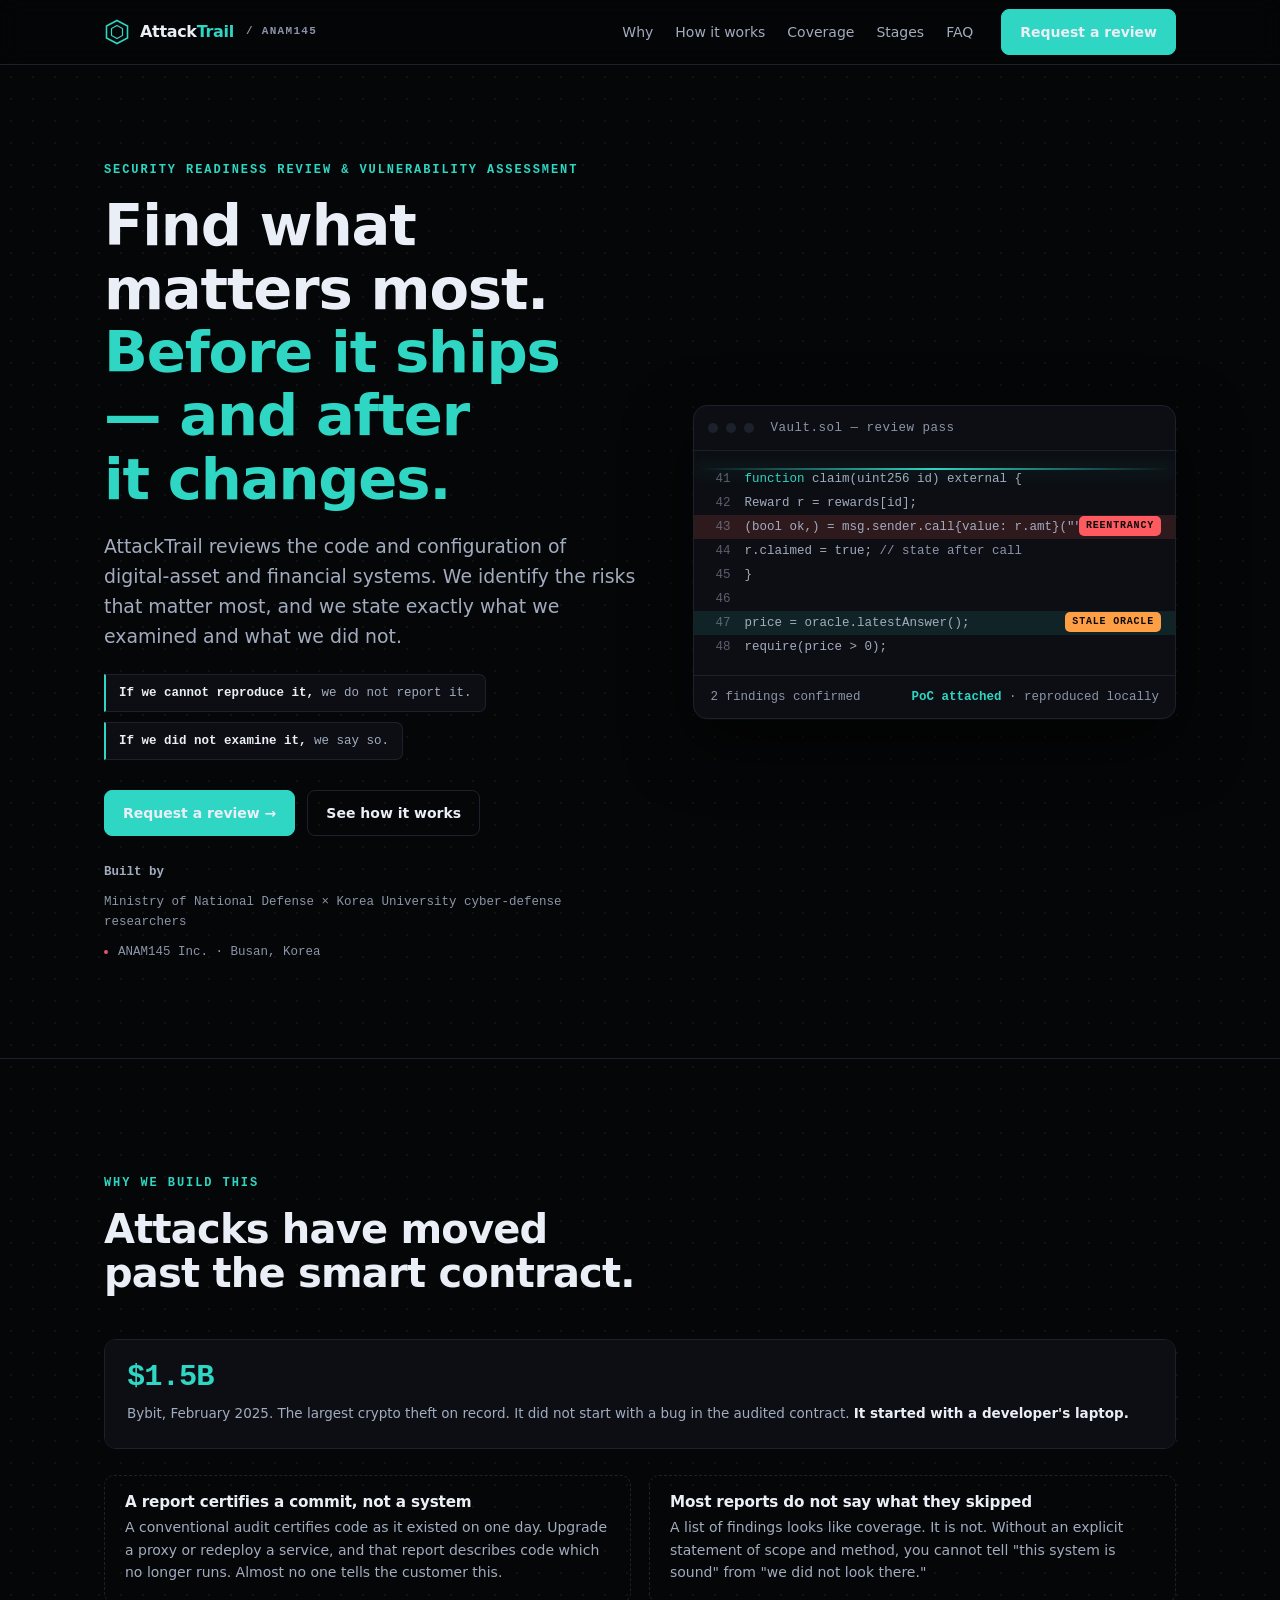
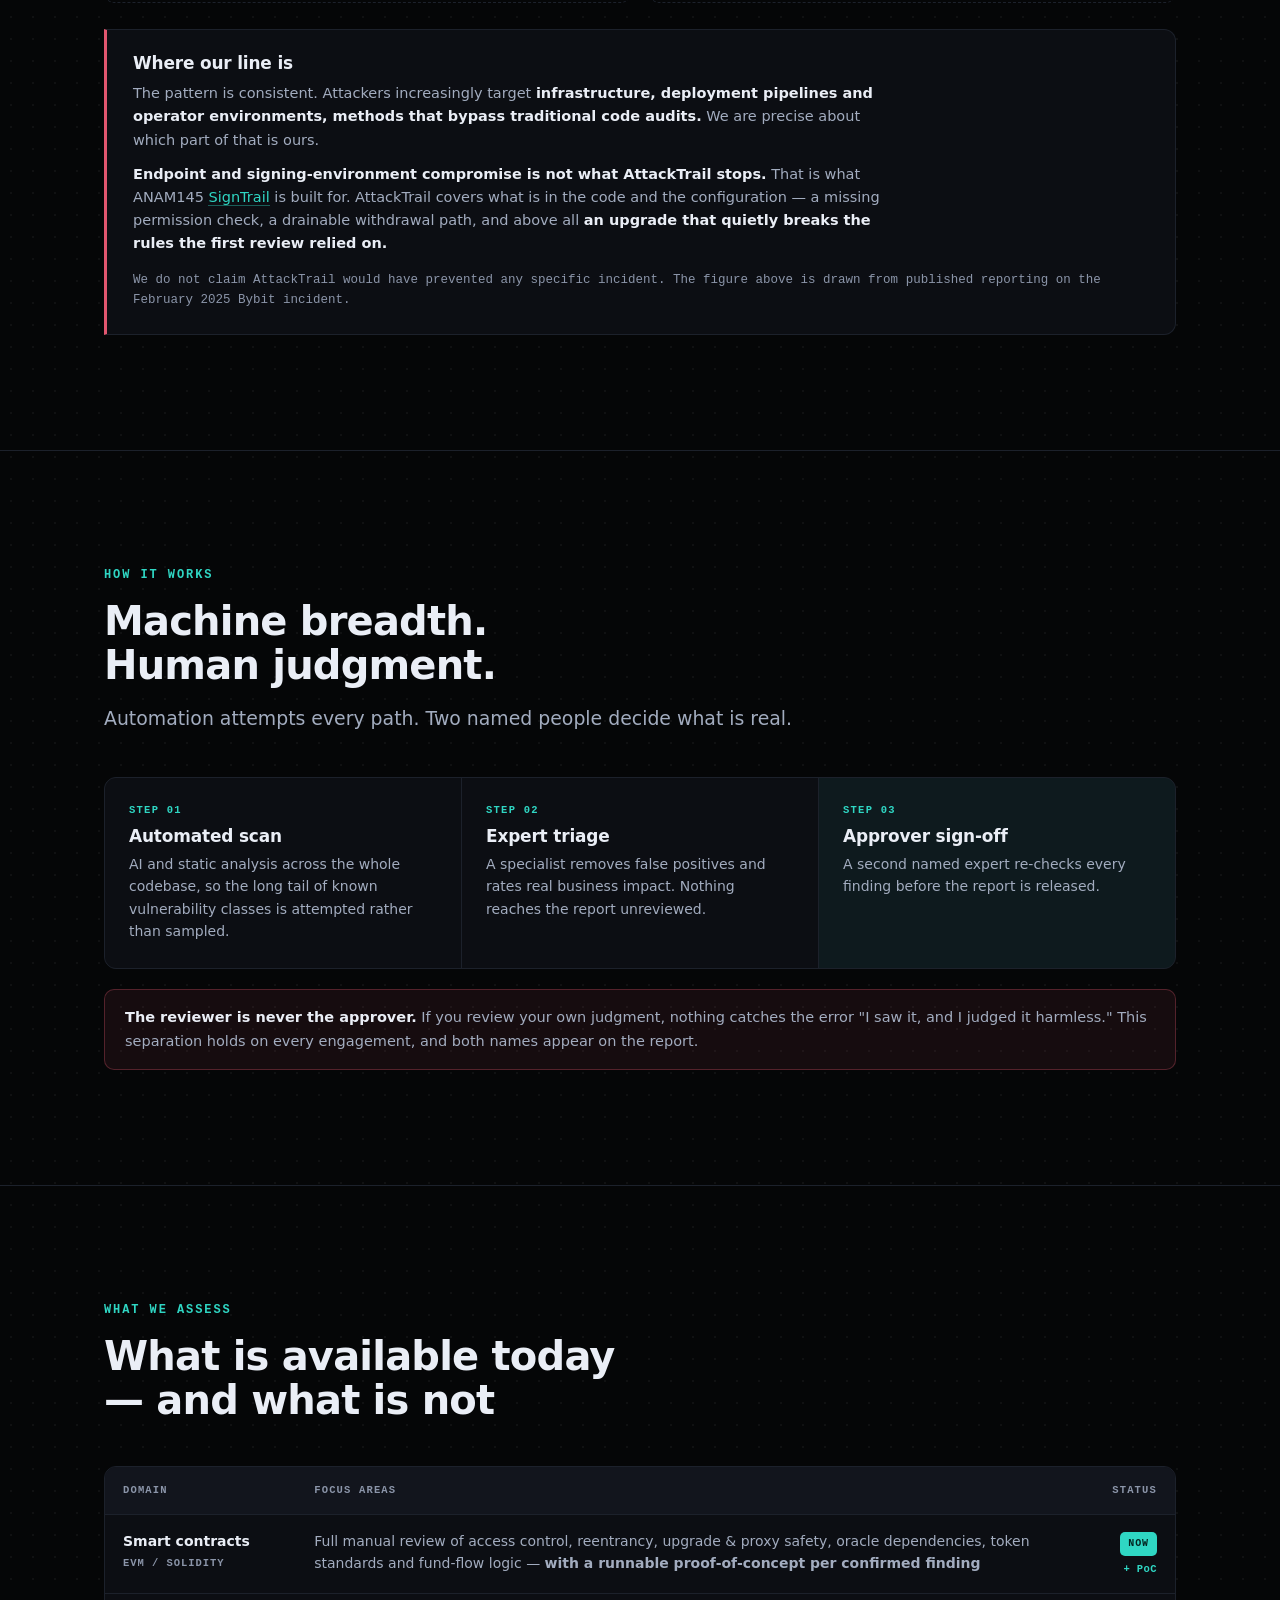
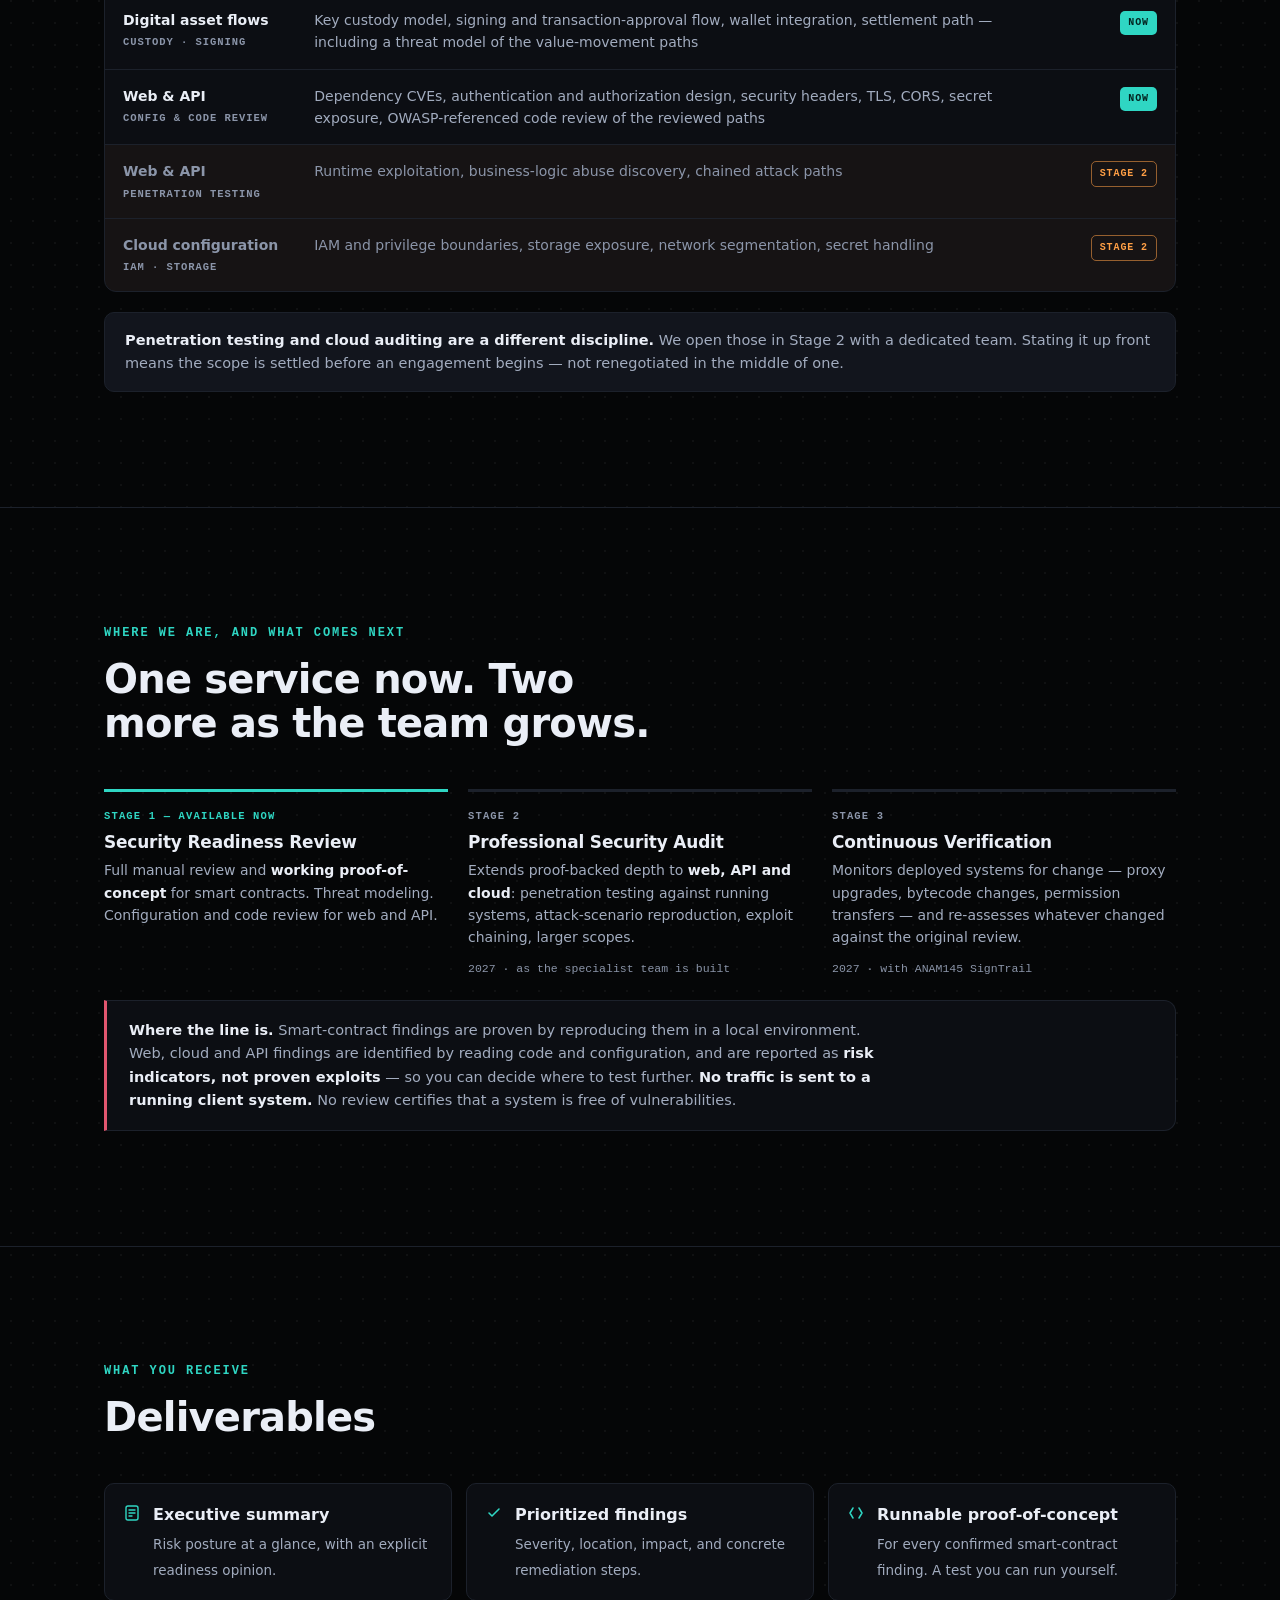
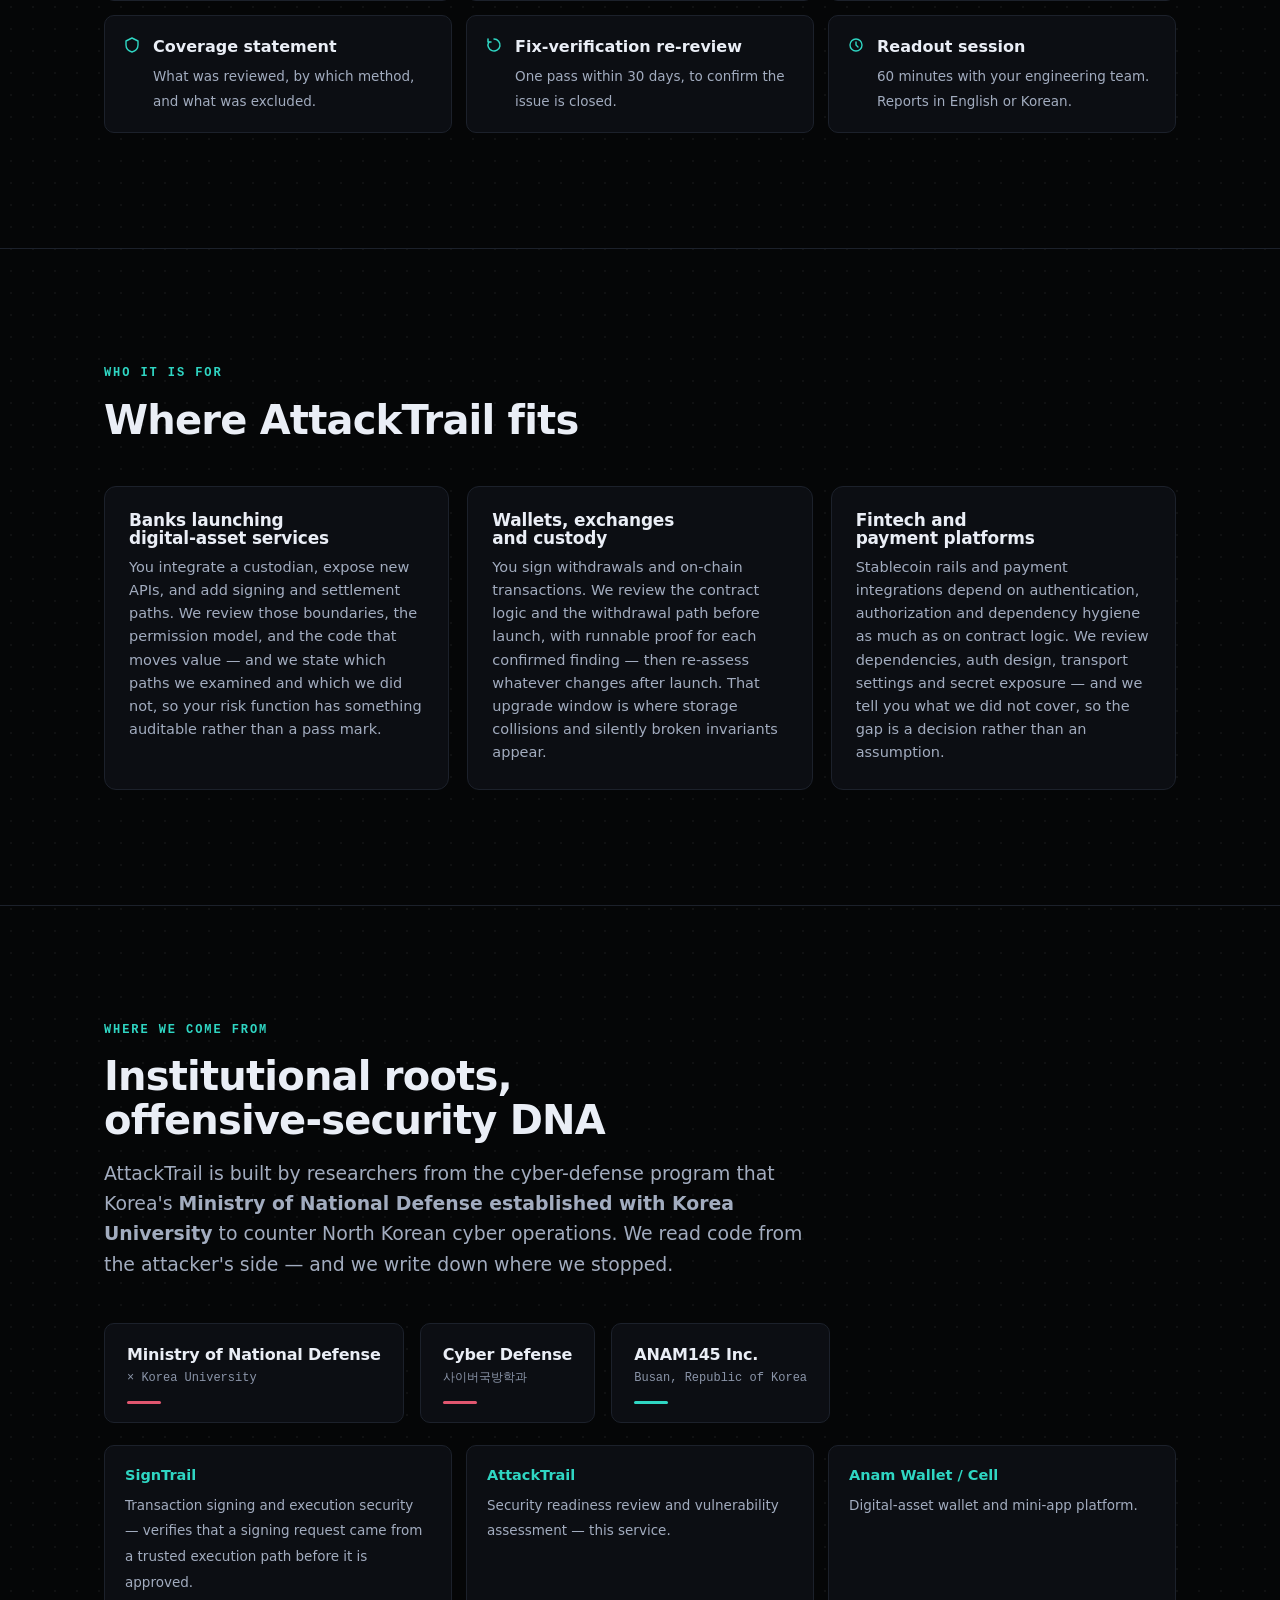
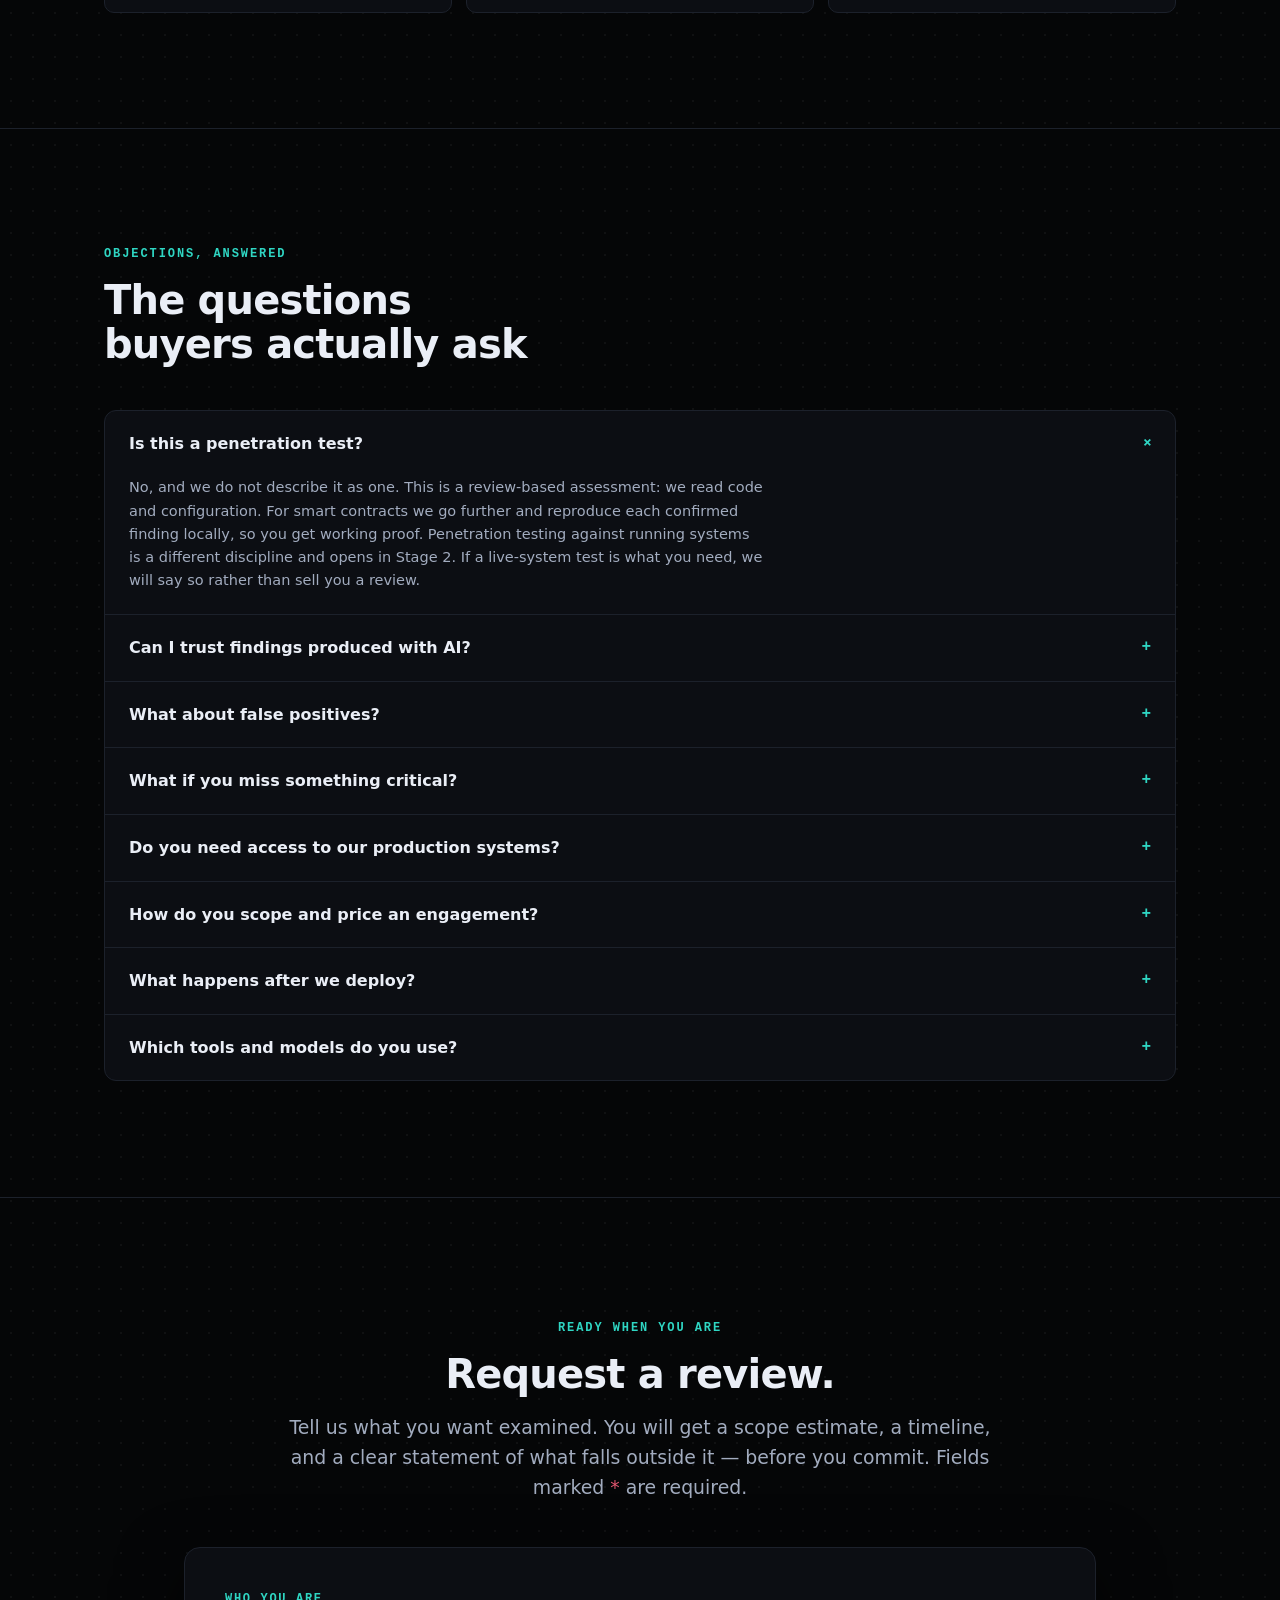
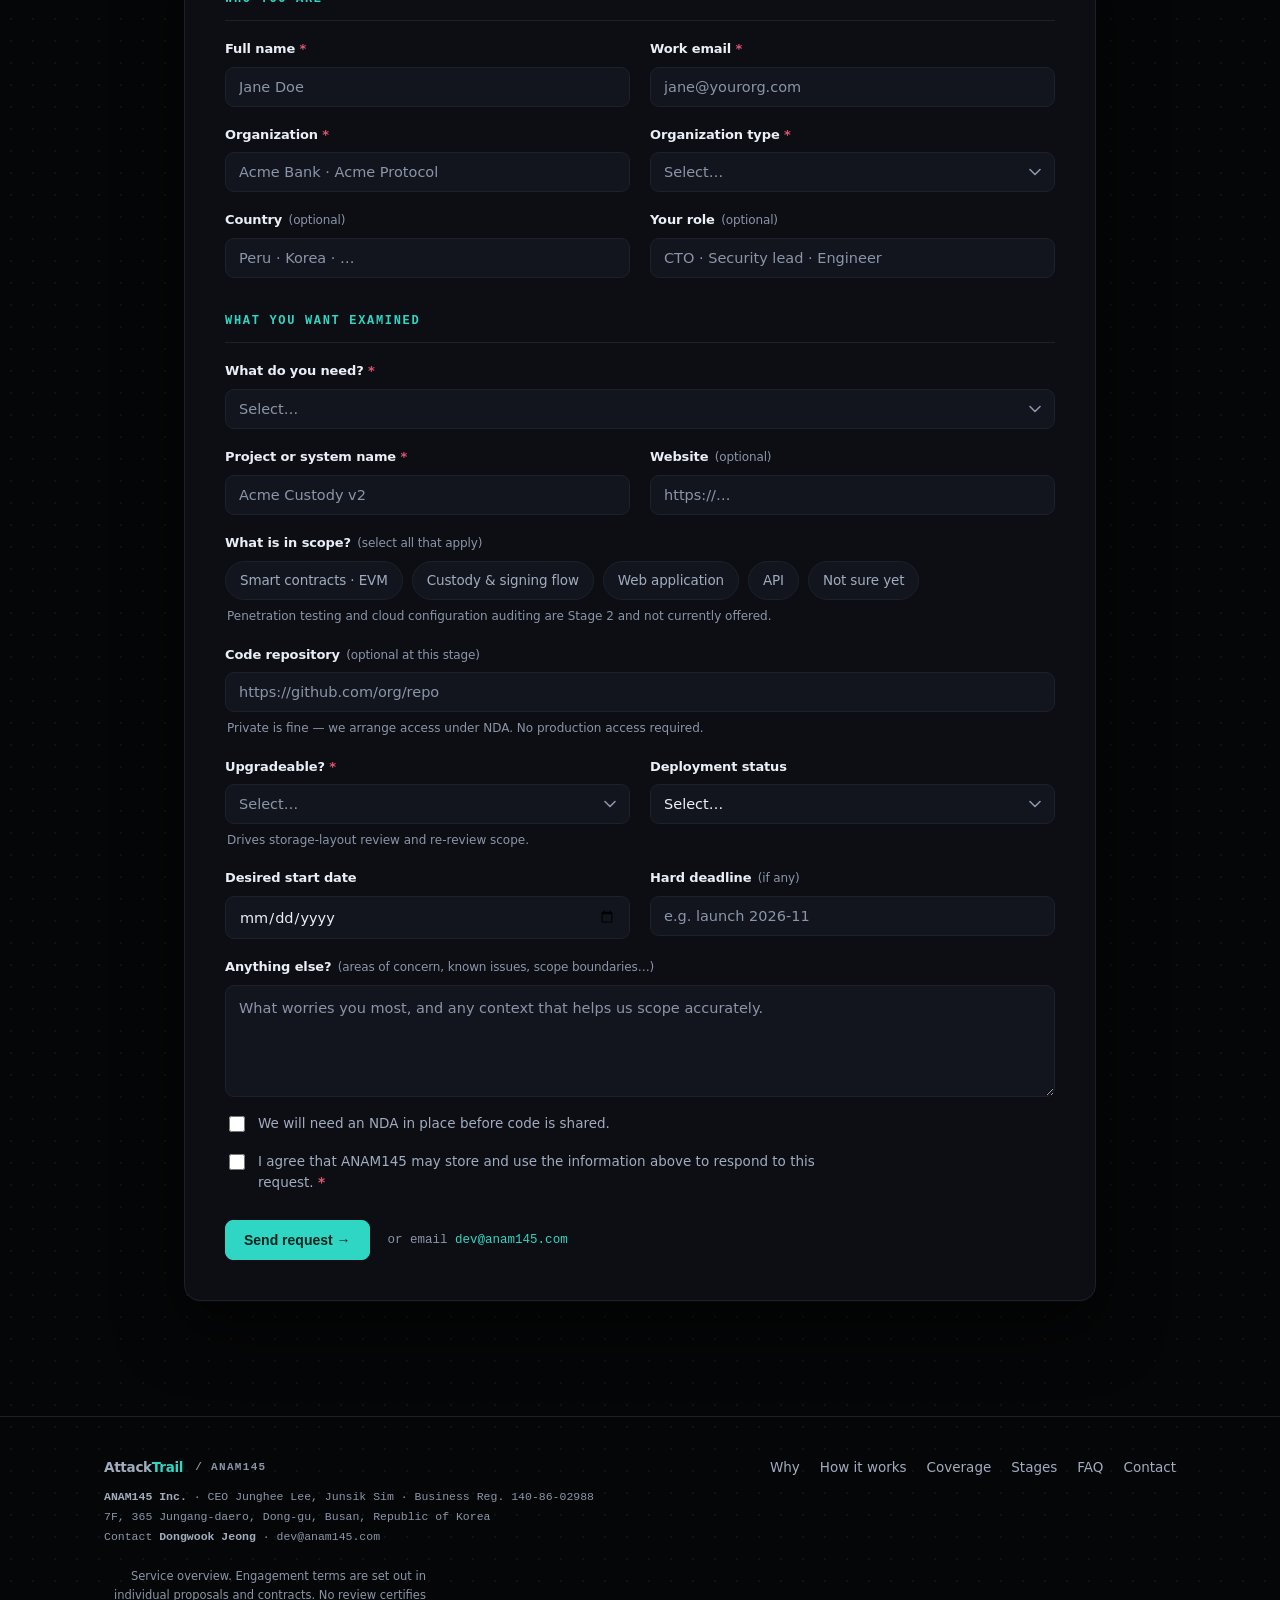
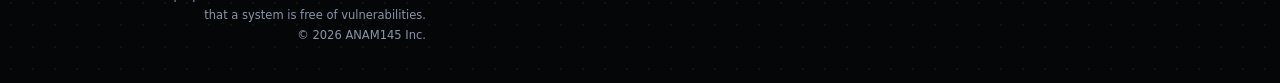
<file: index.html>
<!DOCTYPE html>
<html lang="en">
<head>
  <meta charset="utf-8">
  <meta name="viewport" content="width=device-width, initial-scale=1">
  <title>AttackTrail by ANAM145 — Security Readiness Review</title>
  <meta name="description" content="AttackTrail reviews the code and configuration of digital-asset and financial systems, and states exactly what we examined and what we did not.">
  <meta name="theme-color" content="#050607">
  <meta property="og:type" content="website">
  <meta property="og:title" content="AttackTrail by ANAM145 — Security Readiness Review">
  <meta property="og:description" content="We find what matters most in web, cloud, blockchain and digital-asset systems — and tell you what to fix first. If we cannot reproduce it, we do not report it. If we did not examine it, we say so.">
  <link rel="icon" href="favicon.svg" type="image/svg+xml">
  <link rel="stylesheet" href="styles.css">
</head>
<body>

<div class="aa">

  <!-- ══ NAV ══ -->
  <nav class="nav">
    <div class="wrap">
      <a class="brand" href="#top" aria-label="AttackTrail home">
        <svg width="26" height="26" viewBox="0 0 26 26" fill="none" aria-hidden="true">
          <path d="M13 1.5 23.5 7v12L13 24.5 2.5 19V7L13 1.5Z" stroke="currentColor" stroke-width="1.6"/>
          <path d="M13 6.5 18.5 9.6v6.8L13 19.5 7.5 16.4V9.6L13 6.5Z" fill="none" stroke="currentColor" stroke-width="1.2"/>
        </svg>
        <span class="wm">Attack<i>Trail</i></span><span class="sub">/ ANAM145</span>
      </a>
      <div class="links">
        <a href="#threat">Why</a>
        <a href="#how">How it works</a>
        <a href="#coverage">Coverage</a>
        <a href="#stages">Stages</a>
        <a href="#faq">FAQ</a>
      </div>
      <a class="btn btn-primary" href="#contact">Request a review</a>
    </div>
  </nav>

  <!-- ══ HERO ══ -->
  <header class="hero" id="top">
    <div class="wrap">
      <div>
        <p class="eyebrow">Security readiness review &amp; vulnerability assessment</p>
        <h1>Find what matters most. <span>Before it ships — and after it changes.</span></h1>
        <p class="lead" style="margin-top:20px">
          AttackTrail reviews the code and configuration of digital-asset and financial systems.
          We identify the risks that matter most, and we state exactly what we examined and what we did not.
        </p>
        <div class="rules">
          <div class="r"><b>If we cannot reproduce it,</b> we do not report it.</div>
          <div class="r"><b>If we did not examine it,</b> we say so.</div>
        </div>
        <div class="cta">
          <a class="btn btn-primary" href="#contact">Request a review →</a>
          <a class="btn btn-ghost" href="#how">See how it works</a>
        </div>
        <div class="roots">
          <b>Built by</b> Ministry of National Defense × Korea University cyber-defense researchers
          <span class="dotsep"></span>
          ANAM145 Inc. · Busan, Korea
        </div>
      </div>

      <!-- scan panel -->
      <div class="scan" aria-hidden="true">
        <div class="bar"><i></i><i></i><i></i><span class="t">Vault.sol — review pass</span></div>
        <div class="body">
          <div class="scanline"></div>
          <div class="ln"><span class="n">41</span><span class="c"><span class="kw">function</span> claim(uint256 id) external {</span></div>
          <div class="ln"><span class="n">42</span><span class="c">  Reward r = rewards[id];</span></div>
          <div class="ln flag crit"><span class="n">43</span><span class="c">  (bool ok,) = msg.sender.call{value: r.amt}("");
            <span class="tag sev crit">REENTRANCY</span></span></div>
          <div class="ln"><span class="n">44</span><span class="c">  r.claimed = true; <span style="color:var(--faint)">// state after call</span></span></div>
          <div class="ln"><span class="n">45</span><span class="c">}</span></div>
          <div class="ln"><span class="n">46</span><span class="c"> </span></div>
          <div class="ln flag"><span class="n">47</span><span class="c">  price = oracle.latestAnswer();
            <span class="tag sev high">STALE ORACLE</span></span></div>
          <div class="ln"><span class="n">48</span><span class="c">  require(price > 0);</span></div>
        </div>
        <div class="foot"><span>2 findings confirmed</span><span><b>PoC attached</b> · reproduced locally</span></div>
      </div>
    </div>
  </header>

  <!-- ══ THREAT ══ -->
  <section id="threat">
    <div class="wrap">
      <div class="sec-head">
        <p class="eyebrow">Why we build this</p>
        <h2>Attacks have moved past the smart contract.</h2>
      </div>

      <div class="stats one">
        <div class="s">
          <div class="v">$1.5B</div>
          <div class="k">Bybit, February 2025. The largest crypto theft on record.
            It did not start with a bug in the audited contract.
            <b>It started with a developer's laptop.</b></div>
        </div>
      </div>

      <div class="callout" style="margin-top:26px">
        <div class="c">
          <h3>A report certifies a commit, not a system</h3>
          <p>A conventional audit certifies code as it existed on one day. Upgrade a proxy or redeploy a
          service, and that report describes code which no longer runs. Almost no one tells the customer this.</p>
        </div>
        <div class="c">
          <h3>Most reports do not say what they skipped</h3>
          <p>A list of findings looks like coverage. It is not. Without an explicit statement of scope and
          method, you cannot tell "this system is sound" from "we did not look there."</p>
        </div>
      </div>

      <div class="boundary">
        <h3>Where our line is</h3>
        <p>The pattern is consistent. Attackers increasingly target
        <b>infrastructure, deployment pipelines and operator environments, methods that bypass traditional
        code audits.</b> We are precise about which part of that is ours.</p>
        <p><b>Endpoint and signing-environment compromise is not what AttackTrail stops.</b>
        That is what ANAM145 <a href="#roots">SignTrail</a> is built for. AttackTrail covers what is in the
        code and the configuration — a missing permission check, a drainable withdrawal path, and above all
        <b>an upgrade that quietly breaks the rules the first review relied on.</b></p>
        <p class="dis">We do not claim AttackTrail would have prevented any specific incident.
        The figure above is drawn from published reporting on the February 2025 Bybit incident.</p>
      </div>
    </div>
  </section>

  <!-- ══ HOW ══ -->
  <section id="how">
    <div class="wrap">
      <div class="sec-head">
        <p class="eyebrow">How it works</p>
        <h2>Machine breadth. Human judgment.</h2>
        <p class="lead" style="margin-top:16px">Automation attempts every path. Two named people decide what is real.</p>
      </div>

      <div class="flow">
        <div class="fbox">
          <span class="n">STEP 01</span>
          <h3>Automated scan</h3>
          <p>AI and static analysis across the whole codebase, so the long tail of known vulnerability
          classes is attempted rather than sampled.</p>
        </div>
        <div class="fbox">
          <span class="n">STEP 02</span>
          <h3>Expert triage</h3>
          <p>A specialist removes false positives and rates real business impact. Nothing reaches the
          report unreviewed.</p>
        </div>
        <div class="fbox gate">
          <span class="n">STEP 03</span>
          <h3>Approver sign-off</h3>
          <p>A second named expert re-checks every finding before the report is released.</p>
        </div>
      </div>

      <div class="rule">
        <b>The reviewer is never the approver.</b> If you review your own judgment, nothing catches the
        error "I saw it, and I judged it harmless." This separation holds on every engagement, and both
        names appear on the report.
      </div>
    </div>
  </section>

  <!-- ══ COVERAGE ══ -->
  <section id="coverage">
    <div class="wrap">
      <div class="sec-head">
        <p class="eyebrow">What we assess</p>
        <h2>What is available today — and what is not</h2>
      </div>

      <div class="tscroll">
        <table class="tiers cov">
          <thead>
            <tr>
              <th scope="col">Domain</th>
              <th scope="col">Focus areas</th>
              <th scope="col" class="c">Status</th>
            </tr>
          </thead>
          <tbody>
            <tr>
              <td class="tn">Smart contracts<span>EVM / SOLIDITY</span></td>
              <td>Full manual review of access control, reentrancy, upgrade &amp; proxy safety, oracle
                dependencies, token standards and fund-flow logic — <b>with a runnable proof-of-concept
                per confirmed finding</b></td>
              <td class="c"><span class="pill now">NOW</span><span class="plus">+ PoC</span></td>
            </tr>
            <tr>
              <td class="tn">Digital asset flows<span>CUSTODY · SIGNING</span></td>
              <td>Key custody model, signing and transaction-approval flow, wallet integration, settlement
                path — including a threat model of the value-movement paths</td>
              <td class="c"><span class="pill now">NOW</span></td>
            </tr>
            <tr>
              <td class="tn">Web &amp; API<span>CONFIG &amp; CODE REVIEW</span></td>
              <td>Dependency CVEs, authentication and authorization design, security headers, TLS, CORS,
                secret exposure, OWASP-referenced code review of the reviewed paths</td>
              <td class="c"><span class="pill now">NOW</span></td>
            </tr>
            <tr class="off">
              <td class="tn">Web &amp; API<span>PENETRATION TESTING</span></td>
              <td>Runtime exploitation, business-logic abuse discovery, chained attack paths</td>
              <td class="c"><span class="pill later">STAGE 2</span></td>
            </tr>
            <tr class="off">
              <td class="tn">Cloud configuration<span>IAM · STORAGE</span></td>
              <td>IAM and privilege boundaries, storage exposure, network segmentation, secret handling</td>
              <td class="c"><span class="pill later">STAGE 2</span></td>
            </tr>
          </tbody>
        </table>
      </div>

      <div class="rule alt">
        <b>Penetration testing and cloud auditing are a different discipline.</b> We open those in
        Stage&nbsp;2 with a dedicated team. Stating it up front means the scope is settled before an
        engagement begins — not renegotiated in the middle of one.
      </div>
    </div>
  </section>

  <!-- ══ STAGES ══ -->
  <section id="stages">
    <div class="wrap">
      <div class="sec-head">
        <p class="eyebrow">Where we are, and what comes next</p>
        <h2>One service now. Two more as the team grows.</h2>
      </div>

      <div class="ladder">
        <div class="stg on">
          <span class="k">Stage 1 — available now</span>
          <h3>Security Readiness Review</h3>
          <p>Full manual review and <b>working proof-of-concept</b> for smart contracts. Threat modeling.
          Configuration and code review for web and API.</p>
        </div>
        <div class="stg">
          <span class="k">Stage 2</span>
          <h3>Professional Security Audit</h3>
          <p>Extends proof-backed depth to <b>web, API and cloud</b>: penetration testing against running
          systems, attack-scenario reproduction, exploit chaining, larger scopes.</p>
          <span class="w">2027 · as the specialist team is built</span>
        </div>
        <div class="stg">
          <span class="k">Stage 3</span>
          <h3>Continuous Verification</h3>
          <p>Monitors deployed systems for change — proxy upgrades, bytecode changes, permission transfers
          — and re-assesses whatever changed against the original review.</p>
          <span class="w">2027 · with ANAM145 SignTrail</span>
        </div>
      </div>

      <div class="boundary tight">
        <p><b>Where the line is.</b> Smart-contract findings are proven by reproducing them in a local
        environment. Web, cloud and API findings are identified by reading code and configuration, and are
        reported as <b>risk indicators, not proven exploits</b> — so you can decide where to test further.
        <b>No traffic is sent to a running client system.</b> No review certifies that a system is free of
        vulnerabilities.</p>
      </div>
    </div>
  </section>

  <!-- ══ DELIVERABLES ══ -->
  <section id="deliverables">
    <div class="wrap">
      <div class="sec-head">
        <p class="eyebrow">What you receive</p>
        <h2>Deliverables</h2>
      </div>
      <div class="deliv">
        <div class="d"><svg width="18" height="18" viewBox="0 0 18 18" aria-hidden="true"><rect x="3" y="2" width="12" height="14" rx="2" stroke="currentColor" stroke-width="1.4" fill="none"/><path d="M6 6h6M6 9h6M6 12h3" stroke="currentColor" stroke-width="1.4" stroke-linecap="round"/></svg><div><b>Executive summary</b><span>Risk posture at a glance, with an explicit readiness opinion.</span></div></div>
        <div class="d"><svg width="18" height="18" viewBox="0 0 18 18" aria-hidden="true"><path d="M4 9l3 3 7-7" stroke="currentColor" stroke-width="1.6" fill="none" stroke-linecap="round" stroke-linejoin="round"/></svg><div><b>Prioritized findings</b><span>Severity, location, impact, and concrete remediation steps.</span></div></div>
        <div class="d"><svg width="18" height="18" viewBox="0 0 18 18" aria-hidden="true"><path d="M6 4 3 9l3 5M12 4l3 5-3 5" stroke="currentColor" stroke-width="1.5" fill="none" stroke-linecap="round" stroke-linejoin="round"/></svg><div><b>Runnable proof-of-concept</b><span>For every confirmed smart-contract finding. A test you can run yourself.</span></div></div>
        <div class="d"><svg width="18" height="18" viewBox="0 0 18 18" aria-hidden="true"><path d="M9 2 3 5v4c0 3.5 2.6 6 6 7 3.4-1 6-3.5 6-7V5L9 2Z" stroke="currentColor" stroke-width="1.4" fill="none" stroke-linejoin="round"/></svg><div><b>Coverage statement</b><span>What was reviewed, by which method, and what was excluded.</span></div></div>
        <div class="d"><svg width="18" height="18" viewBox="0 0 18 18" aria-hidden="true"><path d="M9 3a6 6 0 1 1-5.2 3" stroke="currentColor" stroke-width="1.5" fill="none" stroke-linecap="round"/><path d="M3 3v3h3" stroke="currentColor" stroke-width="1.5" fill="none" stroke-linecap="round" stroke-linejoin="round"/></svg><div><b>Fix-verification re-review</b><span>One pass within 30 days, to confirm the issue is closed.</span></div></div>
        <div class="d"><svg width="18" height="18" viewBox="0 0 18 18" aria-hidden="true"><circle cx="9" cy="9" r="6" stroke="currentColor" stroke-width="1.4" fill="none"/><path d="M9 6v3l2 2" stroke="currentColor" stroke-width="1.4" fill="none" stroke-linecap="round"/></svg><div><b>Readout session</b><span>60 minutes with your engineering team. Reports in English or Korean.</span></div></div>
      </div>
    </div>
  </section>

  <!-- ══ WHO ══ -->
  <section id="who">
    <div class="wrap">
      <div class="sec-head">
        <p class="eyebrow">Who it is for</p>
        <h2>Where AttackTrail fits</h2>
      </div>
      <div class="grid g3">
        <div class="card">
          <h3>Banks launching digital-asset services</h3>
          <p>You integrate a custodian, expose new APIs, and add signing and settlement paths. We review
          those boundaries, the permission model, and the code that moves value — and we state which paths
          we examined and which we did not, so your risk function has something auditable rather than a
          pass mark.</p>
        </div>
        <div class="card">
          <h3>Wallets, exchanges and custody</h3>
          <p>You sign withdrawals and on-chain transactions. We review the contract logic and the withdrawal
          path before launch, with runnable proof for each confirmed finding — then re-assess whatever
          changes after launch. That upgrade window is where storage collisions and silently broken
          invariants appear.</p>
        </div>
        <div class="card">
          <h3>Fintech and payment platforms</h3>
          <p>Stablecoin rails and payment integrations depend on authentication, authorization and dependency
          hygiene as much as on contract logic. We review dependencies, auth design, transport settings and
          secret exposure — and we tell you what we did not cover, so the gap is a decision rather than an
          assumption.</p>
        </div>
      </div>
    </div>
  </section>

  <!-- ══ ROOTS ══ -->
  <section id="roots">
    <div class="wrap">
      <div class="sec-head">
        <p class="eyebrow">Where we come from</p>
        <h2>Institutional roots, offensive-security DNA</h2>
        <p class="lead" style="margin-top:16px">
          AttackTrail is built by researchers from the cyber-defense program that Korea's
          <b>Ministry of National Defense established with Korea University</b> to counter North Korean
          cyber operations. We read code from the attacker's side — and we write down where we stopped.
        </p>
      </div>
      <div class="rootsband">
        <div class="badge"><span class="nm">Ministry of National Defense</span><span class="kr">× Korea University</span><span class="underline"></span></div>
        <div class="badge"><span class="nm">Cyber Defense</span><span class="kr">사이버국방학과</span><span class="underline"></span></div>
        <div class="badge accent"><span class="nm">ANAM145 Inc.</span><span class="kr">Busan, Republic of Korea</span><span class="underline"></span></div>
      </div>

      <div class="family">
        <div class="f"><b>SignTrail</b><span>Transaction signing and execution security — verifies that a signing request came from a trusted execution path before it is approved.</span></div>
        <div class="f"><b>AttackTrail</b><span>Security readiness review and vulnerability assessment — this service.</span></div>
        <div class="f"><b>Anam Wallet / Cell</b><span>Digital-asset wallet and mini-app platform.</span></div>
      </div>
    </div>
  </section>

  <!-- ══ FAQ ══ -->
  <section id="faq">
    <div class="wrap">
      <div class="sec-head">
        <p class="eyebrow">Objections, answered</p>
        <h2>The questions buyers actually ask</h2>
      </div>
      <div class="faq">
        <details open>
          <summary>Is this a penetration test? <span class="pl">+</span></summary>
          <div class="ans">No, and we do not describe it as one. This is a review-based assessment: we read code and configuration. For smart contracts we go further and reproduce each confirmed finding locally, so you get working proof. Penetration testing against running systems is a different discipline and opens in Stage 2. If a live-system test is what you need, we will say so rather than sell you a review.</div>
        </details>
        <details>
          <summary>Can I trust findings produced with AI? <span class="pl">+</span></summary>
          <div class="ans">The AI never has the last word. It surfaces candidates with mandatory code citation; a specialist triages every one, and a second named expert approves the report. For smart contracts, a finding that cannot be reproduced does not ship. You are buying human judgment with machine reach — not a black box.</div>
        </details>
        <details>
          <summary>What about false positives? <span class="pl">+</span></summary>
          <div class="ans">Two gates protect you. Human triage removes noise before anything is written up, and for contract findings a mandatory proof-of-concept means anything unreproducible is dropped. Web and API findings are labelled as risk indicators rather than proven exploits, so you know which ones still need active testing to confirm.</div>
        </details>
        <details>
          <summary>What if you miss something critical? <span class="pl">+</span></summary>
          <div class="ans">No review — human or automated — can promise zero misses, and we will not pretend otherwise. What we give you is a written scope with explicit exclusions, a coverage statement showing exactly what was examined and by which method, and a fix-verification pass. You know precisely what we checked and what we did not.</div>
        </details>
        <details>
          <summary>Do you need access to our production systems? <span class="pl">+</span></summary>
          <div class="ans">No. Source code and documentation are sufficient, and no traffic is sent to a running system. That is a deliberate property of a review-based service: you can evaluate us without operational risk. Any active testing would require separate written authorization, and that belongs to Stage 2.</div>
        </details>
        <details>
          <summary>How do you scope and price an engagement? <span class="pl">+</span></summary>
          <div class="ans">From measured code size, using logic lines only — no comments, blanks, imports, tests or library source — normalized so that reformatting your code never changes the number. We then weight the parts that genuinely take longer: interface-only files count less, upgrade paths and novel math count more, inline assembly most of all. You receive the per-file measurement table, the tool version, and the command to reproduce the count yourself.</div>
        </details>
        <details>
          <summary>What happens after we deploy? <span class="pl">+</span></summary>
          <div class="ans">This is the gap almost nobody covers. An audit certifies a commit; the moment you upgrade a proxy, the report describes code that no longer runs. Stage 3 monitors the deployed system for change — upgrade events, bytecode changes, permission transfers — and re-assesses whatever changed against the original review, integrated with ANAM145 SignTrail.</div>
        </details>
        <details>
          <summary>Which tools and models do you use? <span class="pl">+</span></summary>
          <div class="ans">Every engagement includes a methodology appendix naming the analysis techniques, tool versions and model roles applied to your codebase. Institutional buyers do not buy black boxes, so we do not ship one.</div>
        </details>
      </div>
    </div>
  </section>

  <!-- ══ CONTACT ══ -->
  <section class="final" id="contact">
    <div class="wrap">
      <p class="eyebrow" style="display:inline-block">Ready when you are</p>
      <h2>Request a review.</h2>
      <p class="lead" style="margin:16px auto 0">
        Tell us what you want examined. You will get a scope estimate, a timeline, and a clear statement
        of what falls outside it — before you commit.
        Fields marked <span style="color:var(--crimson)">*</span> are required.
      </p>

      <form id="audit-form" class="form-shell" action="https://formspree.io/f/xqpzgoda" method="POST" novalidate>
        <input type="hidden" name="_subject" value="New review request — AttackTrail">
        <div class="hp" aria-hidden="true"><label>Leave this field empty<input type="text" name="_gotcha" tabindex="-1" autocomplete="off"></label></div>

        <div class="fs-title first">Who you are</div>
        <div class="form-grid">
          <div class="field">
            <label for="f-name">Full name <span class="req">*</span></label>
            <input id="f-name" name="Full name" type="text" required placeholder="Jane Doe" autocomplete="name">
          </div>
          <div class="field">
            <label for="f-email">Work email <span class="req">*</span></label>
            <input id="f-email" name="email" type="email" required placeholder="jane@yourorg.com" autocomplete="email">
          </div>
          <div class="field">
            <label for="f-org">Organization <span class="req">*</span></label>
            <input id="f-org" name="Organization" type="text" required placeholder="Acme Bank · Acme Protocol" autocomplete="organization">
          </div>
          <div class="field">
            <label for="f-orgtype">Organization type <span class="req">*</span></label>
            <select id="f-orgtype" name="Organization type" required>
              <option value="" disabled selected>Select…</option>
              <option>Bank or financial institution</option>
              <option>Fintech or payment provider</option>
              <option>Exchange, wallet or custody</option>
              <option>Blockchain project</option>
              <option>Government or public institution</option>
              <option>University or research lab</option>
              <option>Other</option>
            </select>
          </div>
          <div class="field">
            <label for="f-country">Country <span class="hint">(optional)</span></label>
            <input id="f-country" name="Country" type="text" placeholder="Peru · Korea · …">
          </div>
          <div class="field">
            <label for="f-role">Your role <span class="hint">(optional)</span></label>
            <input id="f-role" name="Role" type="text" placeholder="CTO · Security lead · Engineer">
          </div>
        </div>

        <div class="fs-title">What you want examined</div>
        <div class="form-grid">
          <div class="field full">
            <label for="f-service">What do you need? <span class="req">*</span></label>
            <select id="f-service" name="Service needed" required>
              <option value="" disabled selected>Select…</option>
              <option>Security readiness review — first review of this system</option>
              <option>Re-review — code changed since a previous review</option>
              <option>Not sure — advise me</option>
            </select>
          </div>
          <div class="field">
            <label for="f-project">Project or system name <span class="req">*</span></label>
            <input id="f-project" name="Project name" type="text" required placeholder="Acme Custody v2">
          </div>
          <div class="field">
            <label for="f-website">Website <span class="hint">(optional)</span></label>
            <input id="f-website" name="Website" type="url" placeholder="https://…">
          </div>
          <div class="field full">
            <label>What is in scope? <span class="hint">(select all that apply)</span></label>
            <div class="checks">
              <label><input type="checkbox" name="Scope" value="Smart contracts">Smart contracts · EVM</label>
              <label><input type="checkbox" name="Scope" value="Digital asset flows">Custody &amp; signing flow</label>
              <label><input type="checkbox" name="Scope" value="Web application">Web application</label>
              <label><input type="checkbox" name="Scope" value="API">API</label>
              <label><input type="checkbox" name="Scope" value="Not sure">Not sure yet</label>
            </div>
            <span class="hint">Penetration testing and cloud configuration auditing are Stage 2 and not currently offered.</span>
          </div>
          <div class="field full">
            <label for="f-repo">Code repository <span class="hint">(optional at this stage)</span></label>
            <input id="f-repo" name="Repository" type="text" placeholder="https://github.com/org/repo">
            <span class="hint">Private is fine — we arrange access under NDA. No production access required.</span>
          </div>
          <div class="field">
            <label for="f-upgrade">Upgradeable? <span class="req">*</span></label>
            <select id="f-upgrade" name="Upgradeability" required>
              <option value="" disabled selected>Select…</option>
              <option>No — immutable once deployed</option>
              <option>Yes — proxy (UUPS)</option>
              <option>Yes — proxy (Transparent)</option>
              <option>Yes — proxy (Beacon / Diamond)</option>
              <option>Yes — other mechanism</option>
              <option>Not applicable / not sure</option>
            </select>
            <span class="hint">Drives storage-layout review and re-review scope.</span>
          </div>
          <div class="field">
            <label for="f-deploy">Deployment status</label>
            <select id="f-deploy" name="Deployment status">
              <option value="" disabled selected>Select…</option>
              <option>Not deployed / pre-launch</option>
              <option>Testnet or staging</option>
              <option>Live with funds or real users</option>
            </select>
          </div>
          <div class="field">
            <label for="f-start">Desired start date</label>
            <input id="f-start" name="Desired start" type="date">
          </div>
          <div class="field">
            <label for="f-deadline">Hard deadline <span class="hint">(if any)</span></label>
            <input id="f-deadline" name="Deadline" type="text" placeholder="e.g. launch 2026-11">
          </div>
          <div class="field full">
            <label for="f-notes">Anything else? <span class="hint">(areas of concern, known issues, scope boundaries…)</span></label>
            <textarea id="f-notes" name="Notes" placeholder="What worries you most, and any context that helps us scope accurately."></textarea>
          </div>
        </div>

        <label class="consent">
          <input type="checkbox" name="NDA requested" value="Yes">
          <span>We will need an NDA in place before code is shared.</span>
        </label>
        <label class="consent">
          <input type="checkbox" name="Consent" value="Agreed" required>
          <span>I agree that ANAM145 may store and use the information above to respond to this request. <span class="req">*</span></span>
        </label>

        <div class="form-actions">
          <button id="form-submit" class="btn btn-primary" type="submit">Send request →</button>
          <span class="form-note">or email <a href="mailto:dev@anam145.com">dev@anam145.com</a></span>
        </div>
        <div id="form-status" class="form-status" role="status" tabindex="-1"></div>
      </form>
    </div>
  </section>

  <!-- ══ FOOTER ══ -->
  <footer>
    <div class="wrap">
      <div>
        <div class="brand" style="margin-bottom:8px"><span class="wm">Attack<i>Trail</i></span><span class="sub">/ ANAM145</span></div>
        <div class="legal">
          <b>ANAM145 Inc.</b> · CEO Junghee Lee, Junsik Sim · Business Reg. 140-86-02988<br>
          7F, 365 Jungang-daero, Dong-gu, Busan, Republic of Korea<br>
          Contact <b>Dongwook Jeong</b> · dev@anam145.com
        </div>
      </div>
      <div class="fl">
        <a href="#threat">Why</a>
        <a href="#how">How it works</a>
        <a href="#coverage">Coverage</a>
        <a href="#stages">Stages</a>
        <a href="#faq">FAQ</a>
        <a href="#contact">Contact</a>
      </div>
      <div class="disc">
        Service overview. Engagement terms are set out in individual proposals and contracts.
        No review certifies that a system is free of vulnerabilities.<br>
        © 2026 ANAM145 Inc.
      </div>
    </div>
  </footer>

</div>

<script>
  (function () {
    var form = document.getElementById('audit-form');
    if (!form) return;
    var status = document.getElementById('form-status');
    var btn = document.getElementById('form-submit');

    function show(kind, msg) {
      status.textContent = msg;
      status.className = 'form-status show ' + kind;
      status.scrollIntoView({ behavior: 'smooth', block: 'nearest' });
      // role="status" 라이브 영역이라 focus 하면 두 번 읽힌다. 스크롤만 맡긴다.
    }

    form.addEventListener('submit', function (e) {
      // fetch 가 없으면 가로채지 않는다. 브라우저가 그대로 POST 하게 둔다.
      if (typeof window.fetch !== 'function') return;
      e.preventDefault();
      if (!form.checkValidity()) { form.reportValidity(); return; }

      var action = form.getAttribute('action') || '';

      var label = btn.textContent;
      btn.disabled = true;
      btn.textContent = 'Sending…';

      fetch(action, {
        method: 'POST',
        body: new FormData(form),
        headers: { Accept: 'application/json' }
      })
        .then(function (res) {
          if (res.ok) {
            form.reset();
            show('ok', 'Thank you — your request is in. We will reply to the email you gave us within 2 business days.');
            return;
          }
          // 429·5xx 는 HTML 을 돌려준다. 파싱 실패를 네트워크 오류로 보고하지 않는다.
          return res.json().catch(function () { return null; }).then(function (d) {
            var msg = d && d.errors && d.errors.length
              ? d.errors.map(function (x) { return x.message; }).join(', ')
              : 'The form could not accept your request (HTTP ' + res.status +
                '). Please email dev@anam145.com instead.';
            show('err', msg);
          });
        })
        .catch(function () {
          show('err', 'Network error — please email dev@anam145.com instead.');
        })
        .finally(function () {
          btn.disabled = false;
          btn.textContent = label;
        });
    });
  })();
</script>

</body>
</html>
</file>
<file: styles.css>
/* ANAM145 Audit — landing page styles
   Committed dark theme (near-black ground), single theme by design. */

:root{
  --ground:#050607; --surface:#0C0E13; --surface-2:#12151D; --border:#1C212B;
  --text:#EAEEF6; --muted:#A2ACBF; --faint:#8B95A9;
  --accent:#2FD6C3; --accent-2:#54E5D4; --accent-weak:rgba(47,214,195,.11);
  --crimson:#E1566F;
  --critical:#FF5A5F; --high:#FF9F45; --medium:#F2C744; --low:#8A93A6;
  --dot:rgba(255,255,255,.042);
  --shadow:0 1px 0 rgba(255,255,255,.02),0 24px 64px rgba(0,0,0,.65);
  --mono:ui-monospace,"Cascadia Code","SFMono-Regular","Segoe UI Mono",Consolas,monospace;
  --sans:-apple-system,BlinkMacSystemFont,"Segoe UI","Inter",system-ui,sans-serif;
}

*{box-sizing:border-box}
html{scroll-behavior:smooth}
body{margin:0}
.aa{
  background:var(--ground);color:var(--text);
  font-family:var(--sans);line-height:1.6;
  -webkit-font-smoothing:antialiased;
  font-size:16px;
  background-image:radial-gradient(var(--dot) 1px,transparent 1px);
  background-size:22px 22px;
}
.aa a{color:inherit;text-decoration:none}
.wrap{max-width:1120px;margin:0 auto;padding:0 24px}
.eyebrow{
  font-family:var(--mono);font-size:12px;letter-spacing:.16em;text-transform:uppercase;
  color:var(--accent);margin:0 0 14px;font-weight:600;
}
h1,h2,h3{margin:0;text-wrap:balance;letter-spacing:-.02em;line-height:1.1;font-weight:800}
h1{font-size:clamp(2.1rem,5vw,3.6rem)}
h2{font-size:clamp(1.7rem,3.4vw,2.5rem)}
h3{font-size:1.06rem;letter-spacing:-.01em;font-weight:700}
p{margin:0}
.lead{color:var(--muted);font-size:clamp(1rem,1.6vw,1.18rem);max-width:60ch}
section{padding:clamp(64px,9vw,120px) 0;border-top:1px solid var(--border)}

/* NAV */
.nav{position:sticky;top:0;z-index:50;backdrop-filter:blur(12px);
  background:color-mix(in srgb,var(--ground) 82%,transparent);
  border-bottom:1px solid var(--border)}
.nav .wrap{display:flex;align-items:center;gap:28px;height:64px}
.brand{display:flex;align-items:center;gap:10px;font-weight:800;letter-spacing:-.02em}
.brand svg{display:block;color:var(--accent)}
.brand .sub{font-family:var(--mono);font-size:11px;color:var(--faint);
  letter-spacing:.12em;text-transform:uppercase;font-weight:600;align-self:center}
.nav .links{display:flex;gap:22px;margin-left:auto;font-size:14px;color:var(--muted)}
.nav .links a:hover{color:var(--text)}
@media (max-width:860px){.nav .links{display:none}}

.btn{display:inline-flex;align-items:center;gap:8px;font-weight:700;font-size:14px;
  padding:11px 18px;border-radius:8px;border:1px solid transparent;cursor:pointer;
  transition:transform .12s ease,background .12s ease,border-color .12s ease}
.btn:hover{transform:translateY(-1px)}
.btn-primary{background:var(--accent);color:#03231f;border-color:var(--accent)}
.btn-ghost{background:transparent;color:var(--text);border-color:var(--border)}
.btn-ghost:hover{border-color:var(--accent);color:var(--accent)}
.btn:focus-visible,.nav a:focus-visible,summary:focus-visible{outline:2px solid var(--accent);outline-offset:3px}

/* HERO */
.hero{border-top:none}
.hero .wrap{display:grid;grid-template-columns:1.05fr .95fr;gap:56px;align-items:center;padding-top:clamp(56px,8vw,96px);padding-bottom:clamp(56px,8vw,96px)}
@media (max-width:900px){.hero .wrap{grid-template-columns:1fr;gap:40px}}
.hero h1 span{color:var(--accent)}
.hero .cta{display:flex;gap:12px;margin-top:30px;flex-wrap:wrap}
.roots{font-family:var(--mono);font-size:12.5px;color:var(--faint);margin-top:26px;
  display:flex;align-items:center;gap:10px;flex-wrap:wrap}
.roots b{color:var(--muted);font-weight:600}
.roots .dotsep{width:4px;height:4px;border-radius:50%;background:var(--crimson)}

/* SCAN PANEL */
.scan{position:relative;background:var(--surface);border:1px solid var(--border);
  border-radius:14px;box-shadow:var(--shadow);overflow:hidden;font-family:var(--mono);font-size:12.5px}
.scan .bar{display:flex;align-items:center;gap:8px;padding:12px 14px;border-bottom:1px solid var(--border);color:var(--faint)}
.scan .bar i{width:10px;height:10px;border-radius:50%;background:var(--border);display:block}
.scan .bar .t{margin-left:8px;letter-spacing:.04em}
.scan .body{padding:16px 0;position:relative}
.scan .ln{display:grid;grid-template-columns:34px 1fr;gap:0;padding:2px 16px;color:var(--muted)}
.scan .ln .n{color:var(--faint);opacity:.6;text-align:right;padding-right:14px}
.scan .ln .c{white-space:nowrap;overflow:hidden;text-overflow:ellipsis}
.scan .kw{color:var(--accent)}
.scan .ln.flag{background:var(--accent-weak)}
.scan .ln.flag.crit{background:color-mix(in srgb,var(--critical) 14%,transparent)}
.scan .tag{position:absolute;right:14px;font-family:var(--mono);font-size:10px;font-weight:700;
  letter-spacing:.08em;padding:2px 7px;border-radius:5px;transform:translateY(-1px)}
.scan .scanline{position:absolute;left:0;right:0;height:2px;
  background:linear-gradient(90deg,transparent,var(--accent),transparent);
  box-shadow:0 0 18px 3px var(--accent-weak);top:8%;animation:sweep 4.2s ease-in-out infinite}
.scan .foot{border-top:1px solid var(--border);padding:11px 16px;color:var(--faint);
  display:flex;justify-content:space-between;align-items:center}
.scan .foot b{color:var(--accent)}
@keyframes sweep{0%{top:8%}50%{top:88%}100%{top:8%}}
@media (prefers-reduced-motion:reduce){.scan .scanline{animation:none;top:46%}.btn:hover{transform:none}html{scroll-behavior:auto}}

/* metric strip */
@media (max-width:560px){.metrics{grid-template-columns:1fr}}

/* generic grids */
.grid{display:grid;gap:18px}
.g3{grid-template-columns:repeat(3,1fr)}
.g2{grid-template-columns:repeat(2,1fr)}
@media (max-width:820px){.g3,.g2{grid-template-columns:1fr}}
.card{background:var(--surface);border:1px solid var(--border);border-radius:12px;padding:24px}
.card h3{margin-bottom:8px}
.card p{color:var(--muted);font-size:14.5px}
.sec-head{margin-bottom:44px;max-width:70ch}

/* process steps */
@media (max-width:720px){.step{grid-template-columns:56px 1fr;gap:14px}.step .who{grid-column:2}}

/* full-cycle (after audit) */
@media (max-width:900px){.cycle{grid-template-columns:1fr 1fr}}
@media (max-width:560px){.cycle{grid-template-columns:1fr}}

/* AI x human split */
@media (max-width:720px){.split{grid-template-columns:1fr}.split .col+.col{border-left:none;border-top:1px solid var(--border)}}

/* findings */
.sev{font-family:var(--mono);font-size:11px;font-weight:800;letter-spacing:.08em;
  padding:5px 10px;border-radius:6px;white-space:nowrap;color:#0b0b0b}
.sev.crit{background:var(--critical)} .sev.high{background:var(--high)}
.sev.med{background:var(--medium)} .sev.low{background:var(--low);color:#0b0b0b}
@media (max-width:640px){.find{grid-template-columns:auto 1fr}.find .poc{grid-column:2}}

.callout{display:grid;grid-template-columns:1fr 1fr;gap:18px;margin-top:22px}
@media (max-width:720px){.callout{grid-template-columns:1fr}}
.callout .c{border:1px dashed var(--border);border-radius:10px;padding:18px 20px;background:transparent}
.callout .c h3{font-size:.95rem;margin-bottom:6px}
.callout .c p{color:var(--muted);font-size:14px}
.note{font-family:var(--mono);font-size:12px;color:var(--faint);margin-top:16px}

/* chips */

/* deliverables list */
.deliv{display:grid;grid-template-columns:repeat(3,1fr);gap:14px}
@media (max-width:820px){.deliv{grid-template-columns:1fr}}
.deliv .d{display:flex;gap:12px;align-items:flex-start;background:var(--surface);
  border:1px solid var(--border);border-radius:10px;padding:18px}
.deliv .d svg{flex:none;margin-top:2px;color:var(--accent)}
.deliv .d b{display:block;margin-bottom:3px}
.deliv .d span{color:var(--muted);font-size:13.5px}

/* pricing tiers */
.tscroll{overflow-x:auto;border:1px solid var(--border);border-radius:12px;background:var(--surface)}
.tiers{width:100%;min-width:640px;border-collapse:collapse;font-size:14px}
.tiers th,.tiers td{text-align:left;padding:15px 18px;border-bottom:1px solid var(--border);vertical-align:top}
.tiers thead th{font-family:var(--mono);font-size:10.5px;font-weight:700;letter-spacing:.11em;
  text-transform:uppercase;color:var(--faint);background:var(--surface-2);white-space:nowrap}
.tiers tbody tr:last-child td{border-bottom:none}
.tiers td{color:var(--muted)}
.tiers .tn{font-weight:700;color:var(--text);white-space:nowrap}
.tiers .tn span{display:block;margin-top:3px;font-family:var(--mono);font-size:10.5px;
  font-weight:600;letter-spacing:.09em;color:var(--faint)}
.tiers tr.out td,.tiers tr.out .tn,.tiers tr.out .num{color:var(--faint)}
.tiers tr.out{background:color-mix(in srgb,var(--crimson) 5%,transparent)}

/* published sizing arithmetic */

/* bullet list inside dashed callouts */

/* roots band */
.rootsband{display:flex;gap:16px;flex-wrap:wrap;margin-top:8px}
.rootsband .badge{display:flex;flex-direction:column;gap:2px;background:var(--surface);
  border:1px solid var(--border);border-radius:10px;padding:18px 22px;min-width:170px}
.rootsband .badge .nm{font-weight:800;letter-spacing:-.01em}
.rootsband .badge .kr{font-family:var(--mono);font-size:12px;color:var(--faint)}
.rootsband .badge .underline{height:3px;width:34px;background:var(--crimson);border-radius:2px;margin-top:10px}
.rootsband .badge.accent .underline{background:var(--accent)}

/* faq */
.faq{border:1px solid var(--border);border-radius:12px;overflow:hidden;background:var(--surface)}
.faq details{border-bottom:1px solid var(--border)}
.faq details:last-child{border-bottom:none}
.faq summary{list-style:none;cursor:pointer;padding:20px 24px;font-weight:700;
  display:flex;justify-content:space-between;align-items:center;gap:16px}
.faq summary::-webkit-details-marker{display:none}
.faq summary .pl{color:var(--accent);font-family:var(--mono);font-weight:700;transition:transform .2s}
.faq details[open] summary .pl{transform:rotate(45deg)}
.faq .ans{padding:0 24px 22px;color:var(--muted);font-size:14.5px;max-width:74ch}

/* final cta */
.final{text-align:center}
.final .wrap{max-width:720px}
.final .cta{justify-content:center;margin-top:26px}

/* request-an-audit form */
#contact .wrap{max-width:960px}
.req{color:var(--crimson);font-weight:700}
.form-shell{text-align:left;background:var(--surface);border:1px solid var(--border);
  border-radius:16px;box-shadow:var(--shadow);padding:clamp(22px,4vw,40px);margin-top:44px}
.fs-title{font-family:var(--mono);font-size:12px;letter-spacing:.14em;text-transform:uppercase;
  color:var(--accent);font-weight:700;margin:34px 0 18px;padding-bottom:11px;
  border-bottom:1px solid var(--border)}
.fs-title.first{margin-top:2px}
.fs-title .hint{font-family:var(--sans);text-transform:none;letter-spacing:0;
  color:var(--faint);font-weight:400;font-size:12.5px}
.form-grid{display:grid;grid-template-columns:1fr 1fr;gap:18px 20px}
@media (max-width:680px){.form-grid{grid-template-columns:1fr}}
.field{display:flex;flex-direction:column;gap:7px;min-width:0}
.field.full{grid-column:1/-1}
.field label{font-size:13px;font-weight:600;color:var(--text);letter-spacing:-.01em}
.field .hint,.checks + .hint{font-weight:400;font-size:12px;color:var(--faint)}
.field .hint{margin-left:2px}
.field input,.field select,.field textarea{
  font-family:var(--sans);font-size:14.5px;color:var(--text);background:var(--surface-2);
  border:1px solid var(--border);border-radius:9px;padding:11px 13px;width:100%;
  appearance:none;-webkit-appearance:none;
  transition:border-color .12s ease,box-shadow .12s ease}
.field textarea{min-height:112px;resize:vertical;line-height:1.55}
.field input::placeholder,.field textarea::placeholder{color:var(--faint)}
.field input:focus,.field select:focus,.field textarea:focus{
  outline:none;border-color:var(--accent);box-shadow:0 0 0 3px var(--accent-weak)}
.field select{cursor:pointer;padding-right:38px;
  background-image:url("data:image/svg+xml,%3Csvg xmlns='http://www.w3.org/2000/svg' width='12' height='8' viewBox='0 0 12 8' fill='none'%3E%3Cpath d='M1 1.5 6 6.5 11 1.5' stroke='%238B95A9' stroke-width='1.6' stroke-linecap='round' stroke-linejoin='round'/%3E%3C/svg%3E");
  background-repeat:no-repeat;background-position:right 13px center}
.field select option{background:var(--surface-2);color:var(--text)}
.field select:invalid{color:var(--faint)}
/* language checkbox chips */
.checks{display:flex;flex-wrap:wrap;gap:9px}
.checks label{display:inline-flex;align-items:center;gap:8px;font-size:13.5px;font-weight:500;
  color:var(--muted);background:var(--surface-2);border:1px solid var(--border);
  border-radius:999px;padding:8px 14px;cursor:pointer;
  transition:border-color .12s ease,color .12s ease,background .12s ease}
.checks label:hover{border-color:var(--accent);color:var(--text)}
.checks input{position:absolute;opacity:0;width:0;height:0}
.checks label:has(input:checked){border-color:var(--accent);color:var(--text);background:var(--accent-weak)}
.checks label:focus-within{outline:2px solid var(--accent);outline-offset:2px}
/* consent rows */
.consent{display:flex;align-items:flex-start;gap:10px;font-size:13.5px;color:var(--muted);
  margin-top:16px;cursor:pointer;max-width:74ch}
.consent input{margin-top:3px;accent-color:var(--accent);flex:none;width:16px;height:16px;cursor:pointer}
.form-actions{display:flex;align-items:center;gap:18px;margin-top:26px;flex-wrap:wrap}
.form-note{font-family:var(--mono);font-size:12.5px;color:var(--faint)}
.form-note a{color:var(--accent)}
/* honeypot (spam trap) — visually hidden */
.hp{position:absolute;left:-9999px;top:auto;width:1px;height:1px;overflow:hidden}
/* submit status message */
.form-status{margin-top:0;max-height:0;overflow:hidden;font-size:14px;border-radius:10px;
  transition:max-height .25s ease,padding .25s ease,margin-top .25s ease}
.form-status.show{margin-top:18px;padding:13px 16px;max-height:260px}
.form-status.ok{background:var(--accent-weak);color:var(--accent-2);border:1px solid color-mix(in srgb,var(--accent) 40%,transparent)}
.form-status.err{background:color-mix(in srgb,var(--crimson) 13%,transparent);color:var(--crimson);border:1px solid color-mix(in srgb,var(--crimson) 40%,transparent)}
.form-status:focus{outline:none}

footer{border-top:1px solid var(--border);padding:40px 0;color:var(--muted);font-size:13.5px}
footer .wrap{display:flex;justify-content:space-between;gap:20px;flex-wrap:wrap;align-items:center}
footer .fl{display:flex;gap:20px;flex-wrap:wrap}
footer .fl a:hover{color:var(--text)}
footer .roots{margin-top:0}

/* ══════════════════════════════════════════════════
   AttackTrail — 2026-08 재작성분
   ══════════════════════════════════════════════════ */

/* brand */
.brand .wm{font-weight:800;letter-spacing:-.02em;white-space:nowrap}
.brand .wm i{font-style:normal;color:var(--accent)}
.brand .sub{margin-left:2px}

/* hero: 두 원칙 */
.rules{display:flex;flex-wrap:wrap;gap:10px;margin-top:22px}
.rules .r{font-family:var(--mono);font-size:12.5px;color:var(--muted);
  background:var(--surface);border:1px solid var(--border);border-left:2px solid var(--accent);
  border-radius:0 7px 7px 0;padding:8px 13px}
.rules .r b{color:var(--text);font-weight:600}

/* 위협 통계 */
.stats{display:grid;grid-template-columns:repeat(3,1fr);gap:1px;background:var(--border);
  border:1px solid var(--border);border-radius:12px;overflow:hidden}
.stats .s{background:var(--surface);padding:22px 22px 24px}
.stats .v{font-family:var(--mono);font-size:1.9rem;font-weight:800;color:var(--accent);
  letter-spacing:-.03em;line-height:1}
.stats .k{font-size:13.5px;color:var(--muted);margin-top:10px;line-height:1.55}
.stats .k b{color:var(--text);font-weight:600}
.stats.one{grid-template-columns:1fr}
@media (max-width:860px){.stats{grid-template-columns:1fr}}

/* 경계 고지 블록 */
.boundary{margin-top:26px;background:var(--surface);border:1px solid var(--border);
  border-left:3px solid var(--crimson);border-radius:0 12px 12px 0;padding:24px 26px}
.boundary.tight{margin-top:22px;padding:18px 22px}
.boundary h3{margin-bottom:10px}
.boundary p{color:var(--muted);font-size:14.5px;max-width:82ch}
.boundary p + p{margin-top:11px}
.boundary p b{color:var(--text);font-weight:600}
.boundary a{color:var(--accent);border-bottom:1px solid color-mix(in srgb,var(--accent) 40%,transparent)}
.boundary .dis{margin-top:14px;font-size:12.5px;color:var(--faint);font-family:var(--mono);
  line-height:1.6;max-width:none}

/* 3단 플로우 */
.flow{display:grid;grid-template-columns:repeat(3,1fr);gap:1px;background:var(--border);
  border:1px solid var(--border);border-radius:12px;overflow:hidden}
.flow .fbox{background:var(--surface);padding:24px 24px 26px}
.flow .fbox.gate{background:color-mix(in srgb,var(--accent) 6%,var(--surface))}
.flow .n{font-family:var(--mono);font-size:10.5px;font-weight:700;letter-spacing:.12em;
  color:var(--accent);display:block;margin-bottom:8px}
.flow h3{margin-bottom:7px}
.flow p{color:var(--muted);font-size:14px}
@media (max-width:860px){.flow{grid-template-columns:1fr}}

/* 강조 규칙 바 */
.rule{margin-top:20px;background:color-mix(in srgb,var(--crimson) 8%,transparent);
  border:1px solid color-mix(in srgb,var(--crimson) 30%,transparent);border-radius:10px;
  padding:16px 20px;font-size:14.5px;color:var(--muted);max-width:88ch}
.rule b{color:var(--text)}
.rule.alt{background:var(--surface-2);border-color:var(--border)}

/* coverage 표 확장 */
.tiers.cov th.c,.tiers.cov td.c{text-align:right;white-space:nowrap;width:118px}
.tiers.cov tr.off .tn,.tiers.cov tr.off td{color:var(--faint)}
.tiers.cov tr.off{background:color-mix(in srgb,var(--high) 4%,transparent)}
.pill{display:inline-block;font-family:var(--mono);font-size:10px;font-weight:800;
  letter-spacing:.09em;padding:4px 8px;border-radius:5px;white-space:nowrap}
.pill.now{background:var(--accent);color:#03231f}
.pill.later{background:transparent;color:var(--high);border:1px solid color-mix(in srgb,var(--high) 55%,transparent)}
.plus{display:block;margin-top:5px;font-family:var(--mono);font-size:10.5px;font-weight:700;
  color:var(--accent);letter-spacing:.04em}

/* 3단 사다리 */
.ladder{display:grid;grid-template-columns:repeat(3,1fr);gap:20px}
.ladder .stg{border-top:3px solid var(--border);padding-top:16px}
.ladder .stg.on{border-top-color:var(--accent)}
.ladder .k{font-family:var(--mono);font-size:10.5px;font-weight:700;letter-spacing:.11em;
  text-transform:uppercase;color:var(--faint);display:block;margin-bottom:8px}
.ladder .stg.on .k{color:var(--accent)}
.ladder h3{margin-bottom:8px}
.ladder p{color:var(--muted);font-size:14px}
.ladder p b{color:var(--text);font-weight:600}
.ladder .w{display:block;margin-top:11px;font-family:var(--mono);font-size:11.5px;color:var(--faint)}
@media (max-width:860px){.ladder{grid-template-columns:1fr;gap:24px}}

/* 제품 패밀리 */
.family{display:grid;grid-template-columns:repeat(3,1fr);gap:14px;margin-top:22px}
.family .f{background:var(--surface);border:1px solid var(--border);border-radius:10px;padding:18px 20px}
.family .f b{display:block;color:var(--accent);font-size:14.5px;margin-bottom:5px}
.family .f span{color:var(--muted);font-size:13.5px;line-height:1.5}
@media (max-width:860px){.family{grid-template-columns:1fr}}

/* footer 확장 */
footer .wrap{align-items:flex-start}
footer .legal{font-family:var(--mono);font-size:11.5px;color:var(--faint);line-height:1.75}
footer .legal b{color:var(--muted);font-weight:600}
footer .disc{font-size:11.5px;color:var(--faint);line-height:1.7;max-width:44ch;text-align:right}
@media (max-width:860px){footer .disc{text-align:left;max-width:none}}

/* ── 가로 오버플로 방지 (2026-08) ──
   grid/flex 자식의 기본 min-width:auto 때문에 nowrap 콘텐츠가
   컨테이너를 밀어내는 문제를 차단한다. */
.scan{max-width:100%;min-width:0}
.scan .ln{min-width:0}
.scan .ln .c{min-width:0}
.hero .wrap > *{min-width:0}
.rules .r{min-width:0}
.roots{min-width:0}
.flow .fbox,.stats .s,.ladder .stg,.family .f{min-width:0}
.boundary,.rule{max-width:100%}

/* 좁은 화면 nav */
@media (max-width:560px){
  .brand .sub{display:none}
  .nav .wrap{gap:12px}
  .nav .btn{padding:9px 13px;font-size:13px}
  .brand{font-size:15px}
  .brand svg{width:22px;height:22px}
}
</file>
